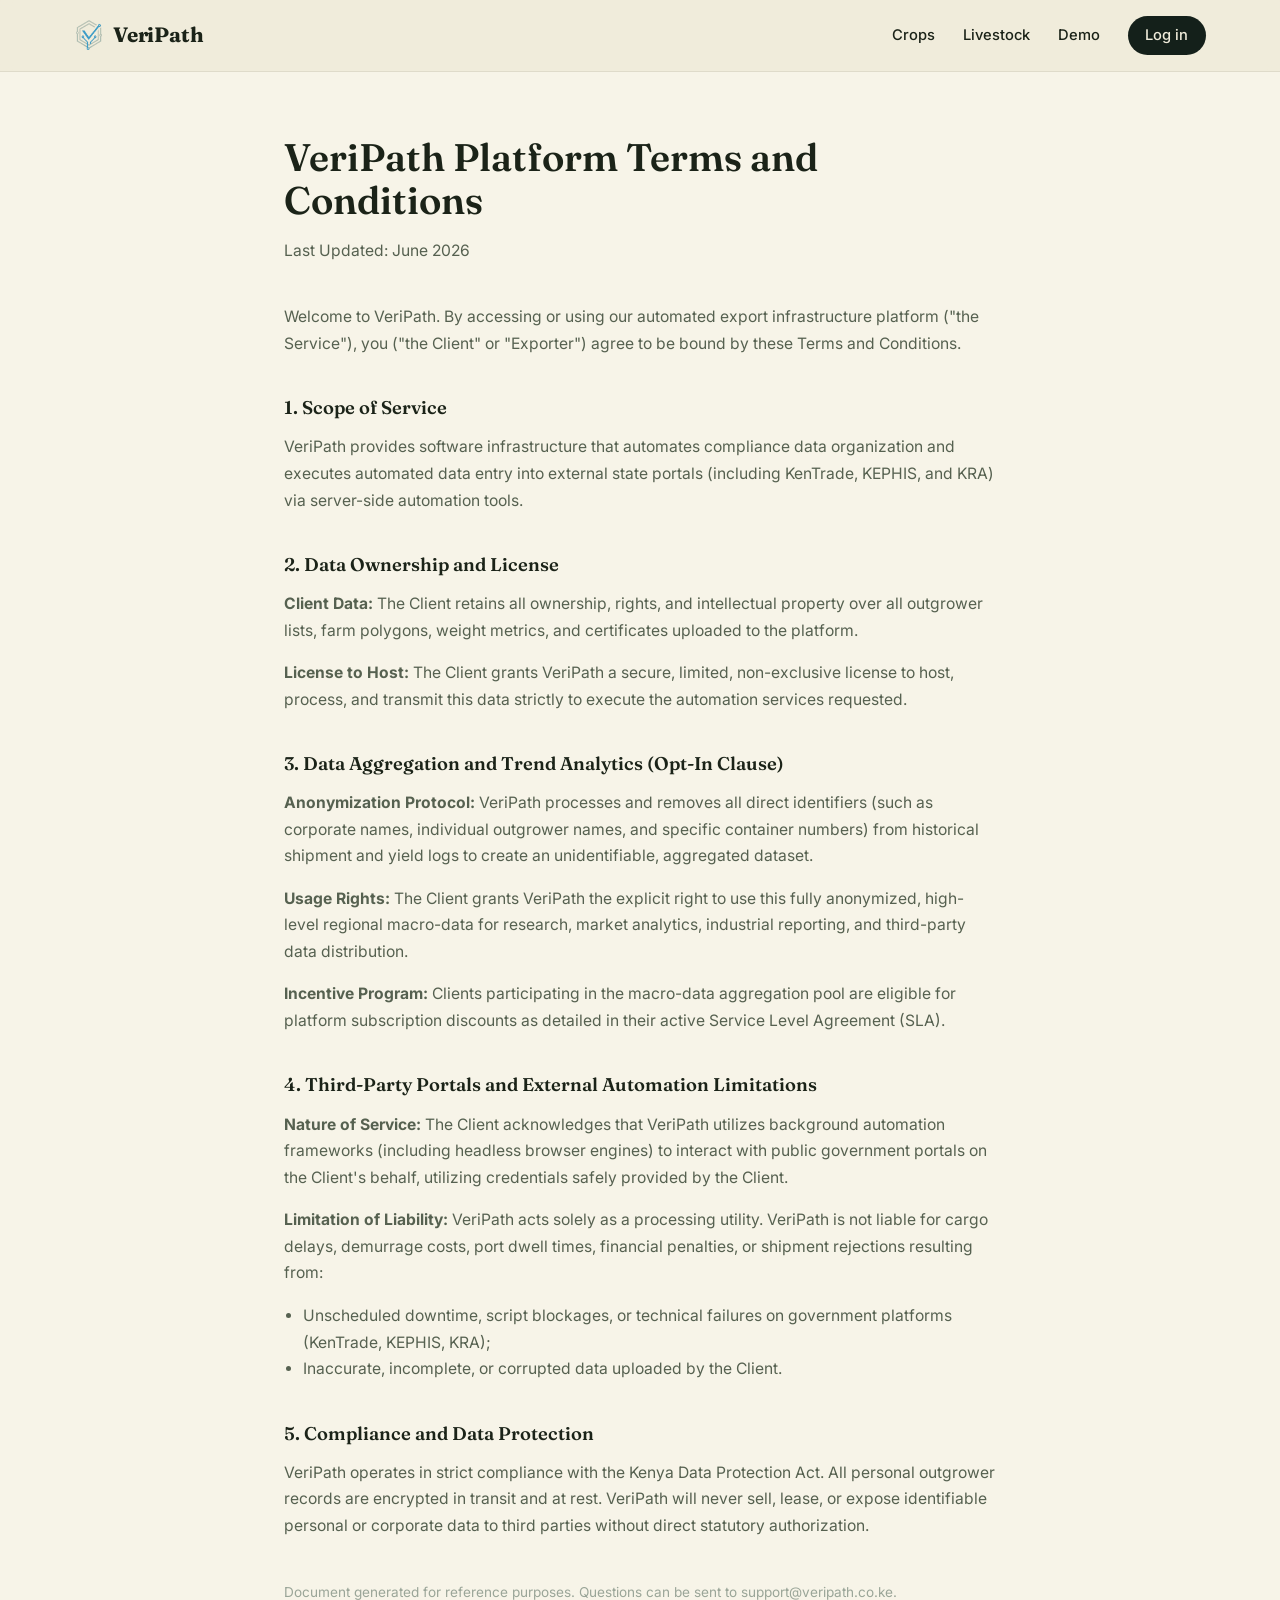
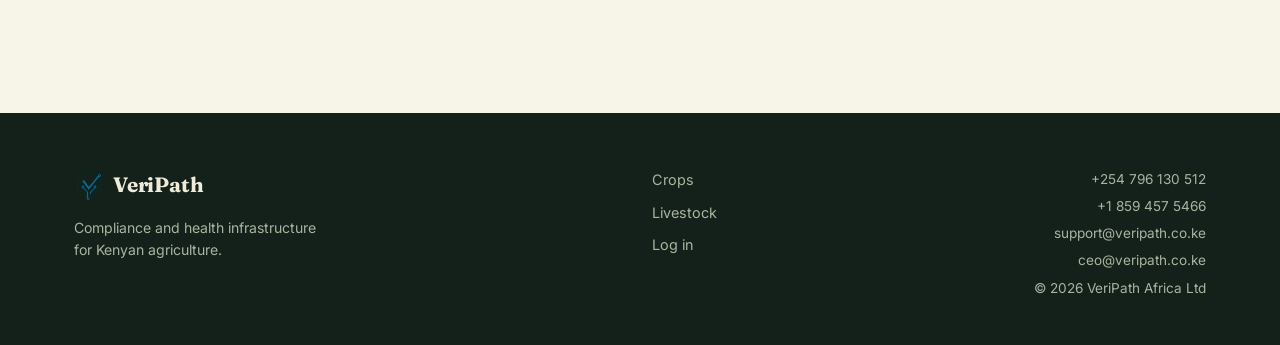
<file: terms.html>
<!DOCTYPE html>
<html lang="en">
<head>
<meta charset="UTF-8">
<meta name="viewport" content="width=device-width, initial-scale=1.0">
<title>Terms & Conditions — VeriPath Africa</title>
<link rel="preconnect" href="https://fonts.googleapis.com">
<link rel="preconnect" href="https://fonts.gstatic.com" crossorigin>
<link href="https://fonts.googleapis.com/css2?family=Fraunces:ital,opsz,wght@0,9..144,400;0,9..144,600;0,9..144,700;1,9..144,500&family=Inter:wght@400;500;600;700&family=IBM+Plex+Mono:wght@500&display=swap" rel="stylesheet">
<link rel="stylesheet" href="assets/css/style.css">
<link rel="icon" type="image/png" href="assets/images/logo.png">
<style>
  .legal-wrap { max-width: 760px; margin: 0 auto; padding: 64px 24px 96px; }
  .legal-wrap h1 { font-size: clamp(1.9rem, 3.4vw, 2.4rem); margin-bottom: 0.2em; }
  .legal-updated { color: var(--text-muted); font-size: 0.88rem; margin-bottom: 40px; }
  .legal-wrap h2 { font-size: 1.15rem; margin-top: 2.2em; margin-bottom: 0.6em; }
  .legal-wrap p, .legal-wrap li { color: var(--text-muted); font-size: 0.98rem; line-height: 1.7; }
  .legal-wrap ul { padding-left: 1.2em; }
  .legal-intro { font-size: 1.02rem; color: var(--text); margin-bottom: 1.6em; }
</style>
</head>
<body>

<header class="site-header">
  <div class="wrap header-inner">
    <a href="/" class="logo">
      <img src="assets/images/logo.png" alt="VeriPath" class="logo-mark">
      <span>VeriPath</span>
    </a>
    <nav class="main-nav" id="mainNav">
      <a href="/#crops">Crops</a>
      <a href="/#livestock">Livestock</a>
      <a href="/#demo">Demo</a>
      <a class="nav-cta" href="https://app.veripath.co.ke" target="_blank" rel="noopener">Log in</a>
    </nav>
    <button class="nav-toggle" id="navToggle" aria-label="Open menu" aria-expanded="false">
      <span></span><span></span><span></span>
    </button>
  </div>
</header>

<main class="legal-wrap">
  <h1>VeriPath Platform Terms and Conditions</h1>
  <p class="legal-updated">Last Updated: June 2026</p>

  <p class="legal-intro">Welcome to VeriPath. By accessing or using our automated export
  infrastructure platform ("the Service"), you ("the Client" or "Exporter") agree to be bound by
  these Terms and Conditions.</p>

  <h2>1. Scope of Service</h2>
  <p>VeriPath provides software infrastructure that automates compliance data organization and
  executes automated data entry into external state portals (including KenTrade, KEPHIS, and KRA)
  via server-side automation tools.</p>

  <h2>2. Data Ownership and License</h2>
  <p><strong>Client Data:</strong> The Client retains all ownership, rights, and intellectual
  property over all outgrower lists, farm polygons, weight metrics, and certificates uploaded to
  the platform.</p>
  <p><strong>License to Host:</strong> The Client grants VeriPath a secure, limited, non-exclusive
  license to host, process, and transmit this data strictly to execute the automation services
  requested.</p>

  <h2>3. Data Aggregation and Trend Analytics (Opt-In Clause)</h2>
  <p><strong>Anonymization Protocol:</strong> VeriPath processes and removes all direct identifiers
  (such as corporate names, individual outgrower names, and specific container numbers) from
  historical shipment and yield logs to create an unidentifiable, aggregated dataset.</p>
  <p><strong>Usage Rights:</strong> The Client grants VeriPath the explicit right to use this fully
  anonymized, high-level regional macro-data for research, market analytics, industrial reporting,
  and third-party data distribution.</p>
  <p><strong>Incentive Program:</strong> Clients participating in the macro-data aggregation pool
  are eligible for platform subscription discounts as detailed in their active Service Level
  Agreement (SLA).</p>

  <h2>4. Third-Party Portals and External Automation Limitations</h2>
  <p><strong>Nature of Service:</strong> The Client acknowledges that VeriPath utilizes background
  automation frameworks (including headless browser engines) to interact with public government
  portals on the Client's behalf, utilizing credentials safely provided by the Client.</p>
  <p><strong>Limitation of Liability:</strong> VeriPath acts solely as a processing utility. VeriPath
  is not liable for cargo delays, demurrage costs, port dwell times, financial penalties, or
  shipment rejections resulting from:</p>
  <ul>
    <li>Unscheduled downtime, script blockages, or technical failures on government platforms (KenTrade, KEPHIS, KRA);</li>
    <li>Inaccurate, incomplete, or corrupted data uploaded by the Client.</li>
  </ul>

  <h2>5. Compliance and Data Protection</h2>
  <p>VeriPath operates in strict compliance with the Kenya Data Protection Act. All personal
  outgrower records are encrypted in transit and at rest. VeriPath will never sell, lease, or expose
  identifiable personal or corporate data to third parties without direct statutory authorization.</p>

  <p style="margin-top: 3em; font-size: 0.85rem; color: #9aa598;">Document generated for reference
  purposes. Questions can be sent to <a href="mailto:support@veripath.co.ke" style="color:inherit;">support@veripath.co.ke</a>.</p>
</main>

<footer class="site-footer">
  <div class="wrap footer-inner">
    <div>
      <a href="/" class="logo logo-footer">
        <img src="assets/images/logo.png" alt="VeriPath" class="logo-mark">
        <span>VeriPath</span>
      </a>
      <p class="footer-tag">Compliance and health infrastructure for Kenyan agriculture.</p>
    </div>
    <div class="footer-links">
      <a href="/#crops">Crops</a>
      <a href="/#livestock">Livestock</a>
      <a href="https://app.veripath.co.ke" target="_blank" rel="noopener">Log in</a>
    </div>
    <div class="footer-contact">
      <p><a href="tel:+254796130512" style="color:inherit;">+254 796 130 512</a></p>
      <p><a href="tel:+18594575466" style="color:inherit;">+1 859 457 5466</a></p>
      <p>support@veripath.co.ke</p>
      <p>ceo@veripath.co.ke</p>
      <p>&copy; <span id="year"></span> VeriPath Africa Ltd</p>
    </div>
  </div>
</footer>

<script src="assets/js/script.js"></script>
</body>
</html>
</file>
<file: assets/css/style.css>
/* ===========================================================
   VeriPath Africa — Landing Page
   Design tokens: deep pasture ink, sun-canvas paper,
   cassava green (Crops), murram rust (Livestock), savanna gold.
   =========================================================== */

:root {
  --ink: #14201A;
  --ink-soft: #1D2C22;
  --paper: #EFEBDA;
  --paper-soft: #F7F4E8;
  --crops: #4C7A3C;
  --crops-deep: #2F4E27;
  --crops-tint: #E4EBDD;
  --livestock: #B85A2C;
  --livestock-deep: #7A3A1B;
  --livestock-tint: #F1E1D4;
  --gold: #D2A73E;
  --text: #1B2318;
  --text-muted: #566150;
  --text-on-ink: #EFEBDA;
  --text-on-ink-muted: #A9B4A0;

  --font-display: "Fraunces", serif;
  --font-body: "Inter", sans-serif;
  --font-mono: "IBM Plex Mono", monospace;

  --max-width: 1180px;
  --radius: 10px;
}

* { box-sizing: border-box; }

html { scroll-behavior: smooth; }

@media (prefers-reduced-motion: reduce) {
  html { scroll-behavior: auto; }
  * { animation: none !important; transition: none !important; }
}

body {
  margin: 0;
  font-family: var(--font-body);
  color: var(--text);
  background: var(--paper-soft);
  line-height: 1.55;
  -webkit-font-smoothing: antialiased;
}

img { max-width: 100%; display: block; }

.wrap {
  max-width: var(--max-width);
  margin: 0 auto;
  padding: 0 24px;
}

a { color: inherit; text-decoration: none; }

h1, h2, h3 {
  font-family: var(--font-display);
  font-weight: 600;
  line-height: 1.12;
  margin: 0 0 0.4em;
  color: var(--text);
}

.eyebrow {
  font-family: var(--font-mono);
  font-size: 0.72rem;
  letter-spacing: 0.14em;
  text-transform: uppercase;
  color: var(--text-muted);
  margin: 0 0 0.8em;
}

.eyebrow-crops { color: var(--crops-deep); }
.eyebrow-livestock { color: var(--livestock-deep); }

/* ---------- buttons ---------- */
.btn {
  display: inline-flex;
  align-items: center;
  gap: 0.4em;
  font-family: var(--font-body);
  font-weight: 600;
  font-size: 0.95rem;
  padding: 0.85em 1.6em;
  border-radius: 999px;
  border: 1.5px solid transparent;
  transition: transform 0.15s ease, box-shadow 0.15s ease;
}
.btn:hover { transform: translateY(-1px); }
.btn:focus-visible {
  outline: 3px solid var(--gold);
  outline-offset: 2px;
}
.btn-large { padding: 1em 2.1em; font-size: 1.02rem; }

.btn-crops { background: var(--crops); color: #fff; }
.btn-crops:hover { background: var(--crops-deep); }

.btn-livestock { background: var(--livestock); color: #fff; }
.btn-livestock:hover { background: var(--livestock-deep); }

.btn-gold { background: var(--gold); color: var(--ink); }
.btn-gold:hover { background: #bf9430; }

/* ---------- header ---------- */
.site-header {
  position: sticky;
  top: 0;
  z-index: 50;
  background: rgba(239, 235, 218, 0.92);
  backdrop-filter: blur(6px);
  border-bottom: 1px solid rgba(27, 35, 24, 0.08);
}

.header-inner {
  display: flex;
  align-items: center;
  justify-content: space-between;
  padding-top: 16px;
  padding-bottom: 16px;
}

.logo {
  display: inline-flex;
  align-items: center;
  gap: 9px;
  font-family: var(--font-display);
  font-weight: 700;
  font-size: 1.3rem;
  letter-spacing: -0.01em;
}
.logo-mark {
  width: 30px;
  height: 30px;
  object-fit: contain;
}

.main-nav { display: flex; align-items: center; gap: 28px; }
.main-nav a {
  font-size: 0.92rem;
  font-weight: 500;
  color: var(--text);
}
.main-nav a:hover { color: var(--crops-deep); }
.main-nav .nav-cta {
  background: var(--ink);
  color: var(--paper);
  padding: 0.55em 1.2em;
  border-radius: 999px;
}
.main-nav .nav-cta:hover { background: var(--ink-soft); color: var(--paper); }

.nav-toggle {
  display: none;
  flex-direction: column;
  gap: 5px;
  background: none;
  border: none;
  cursor: pointer;
  padding: 6px;
}
.nav-toggle span {
  width: 22px;
  height: 2px;
  background: var(--text);
  border-radius: 2px;
}

/* ---------- hero ---------- */
.hero {
  position: relative;
  background: var(--ink);
  color: var(--text-on-ink);
  padding: 96px 0 84px;
  text-align: center;
  overflow: hidden;
}

.hero-inner { position: relative; z-index: 2; max-width: 760px; margin: 0 auto; }

.stamp {
  width: 92px;
  height: 92px;
  margin: 0 auto 28px;
  color: var(--gold);
  opacity: 0.9;
  transform: rotate(-8deg);
}
.stamp svg { width: 100%; height: 100%; }
.stamp-text-top, .stamp-text-bottom {
  font-family: var(--font-mono);
  font-size: 9.5px;
  letter-spacing: 0.06em;
  fill: var(--gold);
}

.hero .eyebrow { color: var(--text-on-ink-muted); text-align: center; }

.hero h1 {
  font-size: clamp(2.3rem, 5vw, 3.4rem);
  color: var(--paper);
  font-weight: 600;
}

.hero-sub {
  font-size: 1.08rem;
  color: var(--text-on-ink-muted);
  max-width: 560px;
  margin: 0 auto 36px;
}

.hero-actions {
  display: flex;
  gap: 16px;
  justify-content: center;
  flex-wrap: wrap;
  margin-bottom: 20px;
}

.hero-trial {
  display: inline-block;
  font-size: 0.88rem;
  color: var(--text-on-ink-muted);
  border-bottom: 1px solid rgba(169, 180, 160, 0.4);
  padding-bottom: 2px;
}
.hero-trial:hover { color: var(--gold); border-color: var(--gold); }

/* ---------- demo ---------- */
.demo { padding: 72px 0; text-align: center; background: var(--paper-soft); }
.demo-frame {
  margin-top: 28px;
  aspect-ratio: 16/9;
  max-width: 760px;
  margin-left: auto;
  margin-right: auto;
  background: var(--ink);
  border-radius: var(--radius);
  color: var(--text-on-ink-muted);
  display: flex;
  align-items: center;
  justify-content: center;
  font-family: var(--font-mono);
  font-size: 0.85rem;
}

/* ---------- how it works / ledger ---------- */
.how { padding: 88px 0; background: var(--paper-soft); }
.how .eyebrow { text-align: center; }
.how h2 {
  text-align: center;
  max-width: 620px;
  margin-left: auto;
  margin-right: auto;
  font-size: clamp(1.6rem, 3vw, 2.1rem);
  margin-bottom: 56px;
}

.ledger {
  list-style: none;
  margin: 0;
  padding: 0;
  display: grid;
  gap: 0;
  border-top: 1px solid rgba(27, 35, 24, 0.12);
}

.ledger-step {
  display: grid;
  grid-template-columns: 64px 1fr;
  gap: 24px;
  padding: 28px 0;
  border-bottom: 1px solid rgba(27, 35, 24, 0.12);
}

.ledger-num {
  font-family: var(--font-mono);
  font-size: 0.95rem;
  color: var(--gold);
  background: var(--ink);
  width: 44px;
  height: 44px;
  border-radius: 50%;
  display: flex;
  align-items: center;
  justify-content: center;
}

.ledger-step h3 {
  font-family: var(--font-body);
  font-weight: 700;
  font-size: 1.05rem;
  margin-bottom: 0.25em;
}
.ledger-step p { margin: 0; color: var(--text-muted); max-width: 520px; }

.ledger-fork .fork {
  display: grid;
  grid-template-columns: 1fr 1fr;
  gap: 20px;
  margin-top: 10px;
}
.ledger-fork .fork p {
  margin: 0;
  max-width: none;
  background: var(--paper);
  border-radius: var(--radius);
  padding: 14px 16px;
}

.fork-tag {
  display: inline-block;
  font-family: var(--font-mono);
  font-size: 0.68rem;
  letter-spacing: 0.06em;
  text-transform: uppercase;
  padding: 0.2em 0.6em;
  border-radius: 999px;
  margin-right: 8px;
  color: #fff;
}
.fork-tag-crops { background: var(--crops); }
.fork-tag-livestock { background: var(--livestock); }

/* ---------- module sections ---------- */
.module { padding: 96px 0; }
.module-crops { background: var(--crops-tint); }
.module-livestock { background: var(--livestock-tint); }

.module-inner {
  display: grid;
  grid-template-columns: 1fr 1fr;
  gap: 64px;
  align-items: center;
}
.module-inner-reverse .module-copy { order: 2; }
.module-inner-reverse .module-visual { order: 1; }

.module h2 {
  font-size: clamp(1.9rem, 3.4vw, 2.6rem);
}
.module-lede {
  font-size: 1.05rem;
  color: var(--text-muted);
  max-width: 480px;
  margin-bottom: 28px;
}

.feature-list {
  list-style: none;
  margin: 0 0 32px;
  padding: 0;
  display: grid;
  gap: 14px;
}
.feature-list li {
  display: flex;
  align-items: flex-start;
  gap: 12px;
  font-size: 0.98rem;
}

.stamp-mark {
  flex-shrink: 0;
  width: 18px;
  height: 18px;
  margin-top: 2px;
  border-radius: 50%;
  border: 2px solid var(--crops);
  position: relative;
}
.stamp-mark::after {
  content: "";
  position: absolute;
  top: 3px; left: 5px;
  width: 6px; height: 3px;
  border-left: 2px solid var(--crops);
  border-bottom: 2px solid var(--crops);
  transform: rotate(-45deg);
}
.stamp-mark-livestock { border-color: var(--livestock); }
.stamp-mark-livestock::after { border-color: var(--livestock); }

.pricing {
  display: flex;
  flex-wrap: wrap;
  gap: 12px;
  margin-bottom: 32px;
}
.price-tier {
  background: var(--paper-soft);
  border-radius: var(--radius);
  padding: 12px 18px;
  min-width: 150px;
}
.price-name {
  display: block;
  font-family: var(--font-mono);
  font-size: 0.68rem;
  letter-spacing: 0.06em;
  text-transform: uppercase;
  color: var(--text-muted);
  margin-bottom: 4px;
}
.price-amount { font-weight: 700; font-size: 1.05rem; }
.price-amount span { font-weight: 500; font-size: 0.78rem; color: var(--text-muted); }

.visual-placeholder {
  aspect-ratio: 4/5;
  border-radius: var(--radius);
  border: 1.5px dashed rgba(27, 35, 24, 0.3);
  display: flex;
  align-items: center;
  justify-content: center;
  text-align: center;
  padding: 24px;
  font-family: var(--font-mono);
  font-size: 0.82rem;
  color: var(--text-muted);
  background: repeating-linear-gradient(
    135deg,
    rgba(27, 35, 24, 0.04),
    rgba(27, 35, 24, 0.04) 10px,
    transparent 10px,
    transparent 20px
  );
}

/* ---------- trust strip ---------- */
.trust { background: var(--ink); padding: 24px 0; }
.trust-inner {
  display: flex;
  flex-wrap: wrap;
  justify-content: center;
  gap: 10px;
  text-align: center;
}
.trust-inner p {
  margin: 0;
  font-size: 0.85rem;
  color: var(--text-on-ink-muted);
}
.trust-dot { color: var(--gold); }

/* ---------- final CTA ---------- */
.final-cta {
  padding: 96px 0;
  text-align: center;
  background: var(--paper-soft);
}
.final-cta h2 { font-size: clamp(1.9rem, 3.6vw, 2.7rem); }
.final-cta p { color: var(--text-muted); margin-bottom: 32px; }

/* ---------- footer ---------- */
.site-footer { background: var(--ink); color: var(--text-on-ink-muted); padding: 56px 0 40px; }
.footer-inner {
  display: flex;
  flex-wrap: wrap;
  justify-content: space-between;
  gap: 32px;
}
.logo-footer { color: var(--paper); }
.footer-tag { max-width: 260px; font-size: 0.88rem; margin-top: 10px; }
.footer-links { display: flex; flex-direction: column; gap: 10px; font-size: 0.9rem; }
.footer-links a:hover { color: var(--gold); }
.footer-contact { font-size: 0.85rem; text-align: right; }
.footer-contact p { margin: 0 0 6px; }

/* ---------- whatsapp float ---------- */
.whatsapp-float {
  position: fixed;
  bottom: 22px;
  right: 22px;
  width: 54px;
  height: 54px;
  background: #25D366;
  color: #fff;
  border-radius: 50%;
  display: flex;
  align-items: center;
  justify-content: center;
  box-shadow: 0 6px 18px rgba(0,0,0,0.25);
  z-index: 40;
}
.whatsapp-float svg { width: 28px; height: 28px; }
.whatsapp-float:hover { transform: scale(1.06); }

/* ---------- responsive ---------- */
@media (max-width: 860px) {
  .module-inner { grid-template-columns: 1fr; gap: 40px; }
  .module-inner-reverse .module-copy { order: 1; }
  .module-inner-reverse .module-visual { order: 2; }
  .ledger-fork .fork { grid-template-columns: 1fr; }
}

@media (max-width: 720px) {
  .main-nav {
    position: absolute;
    top: 100%;
    left: 0;
    right: 0;
    background: var(--paper-soft);
    flex-direction: column;
    align-items: flex-start;
    gap: 0;
    padding: 8px 24px 20px;
    border-bottom: 1px solid rgba(27,35,24,0.08);
    display: none;
  }
  .main-nav.open { display: flex; }
  .main-nav a { padding: 12px 0; width: 100%; }
  .main-nav .nav-cta { margin-top: 8px; text-align: center; }
  .nav-toggle { display: flex; }
  .hero { padding: 72px 0 60px; }
  .ledger-step { grid-template-columns: 44px 1fr; }
}

.module-visual img {
  width: 100%;
  aspect-ratio: 4/5;
  object-fit: cover;
  border-radius: 10px;
}
}
</file>
